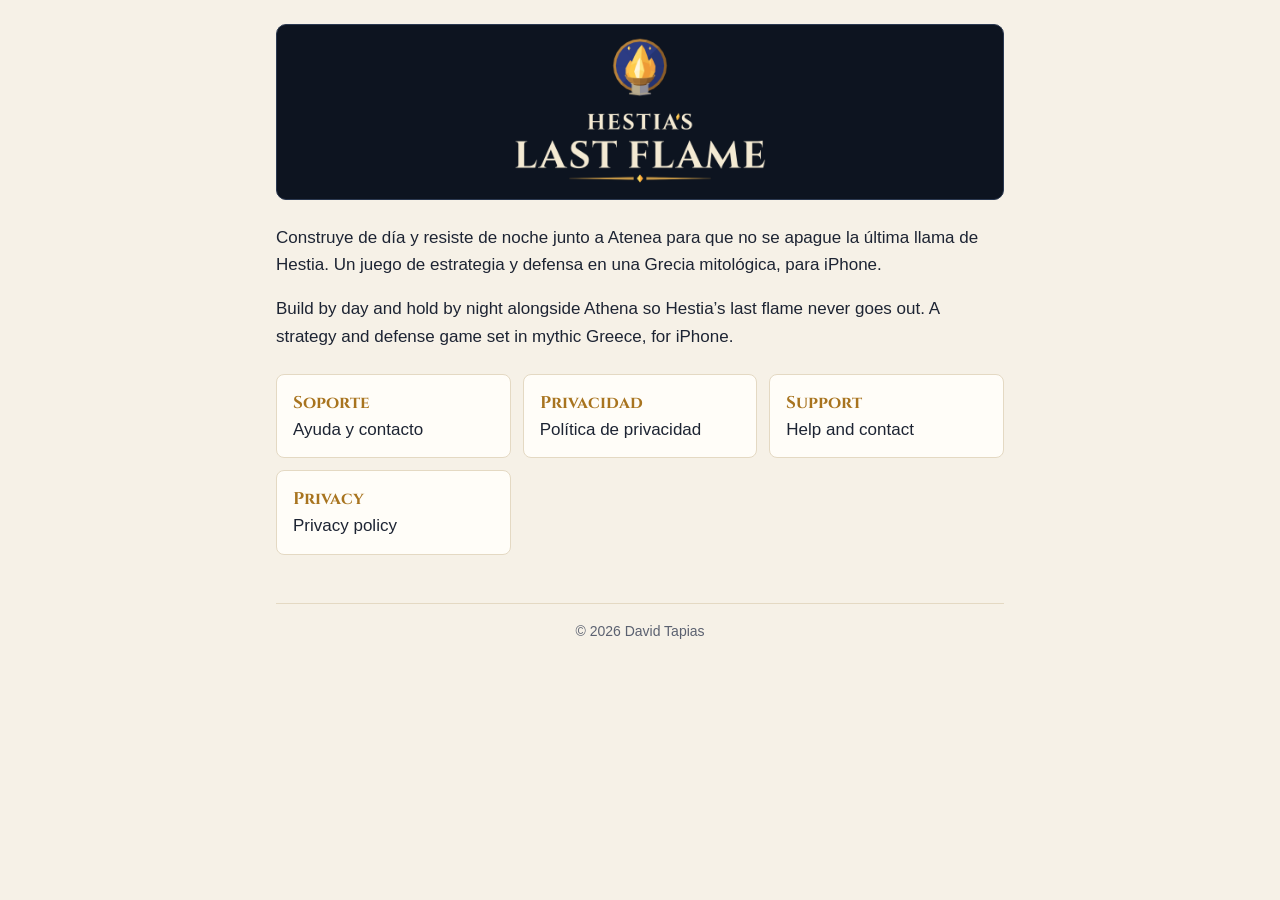
<file: index.html>
<!doctype html>
<html lang="es">
<head>
<meta charset="utf-8">
<meta name="viewport" content="width=device-width,initial-scale=1">
<title>Hestia’s Last Flame</title>
<meta name="description" content="Defiende la última llama de Hestia. Construye de día, resiste de noche. · Guard Hestia’s last flame. Build by day, hold by night.">
<link rel="stylesheet" href="style.css">
</head>
<body>
<main>
<header><img src="logotype.png" alt="Hestia’s Last Flame"></header>
<p>Construye de día y resiste de noche junto a Atenea para que no se apague la última llama de Hestia. Un juego de
estrategia y defensa en una Grecia mitológica, para iPhone.</p>
<p lang="en">Build by day and hold by night alongside Athena so Hestia’s last flame never goes out. A strategy and defense
game set in mythic Greece, for iPhone.</p>
<div class="links">
<a href="soporte.html"><strong>Soporte</strong>Ayuda y contacto</a>
<a href="privacidad.html"><strong>Privacidad</strong>Política de privacidad</a>
<a href="support.html" lang="en"><strong>Support</strong>Help and contact</a>
<a href="privacy.html" lang="en"><strong>Privacy</strong>Privacy policy</a>
</div>
<footer>© 2026 David Tapias</footer>
</main>
</body>
</html>
</file>
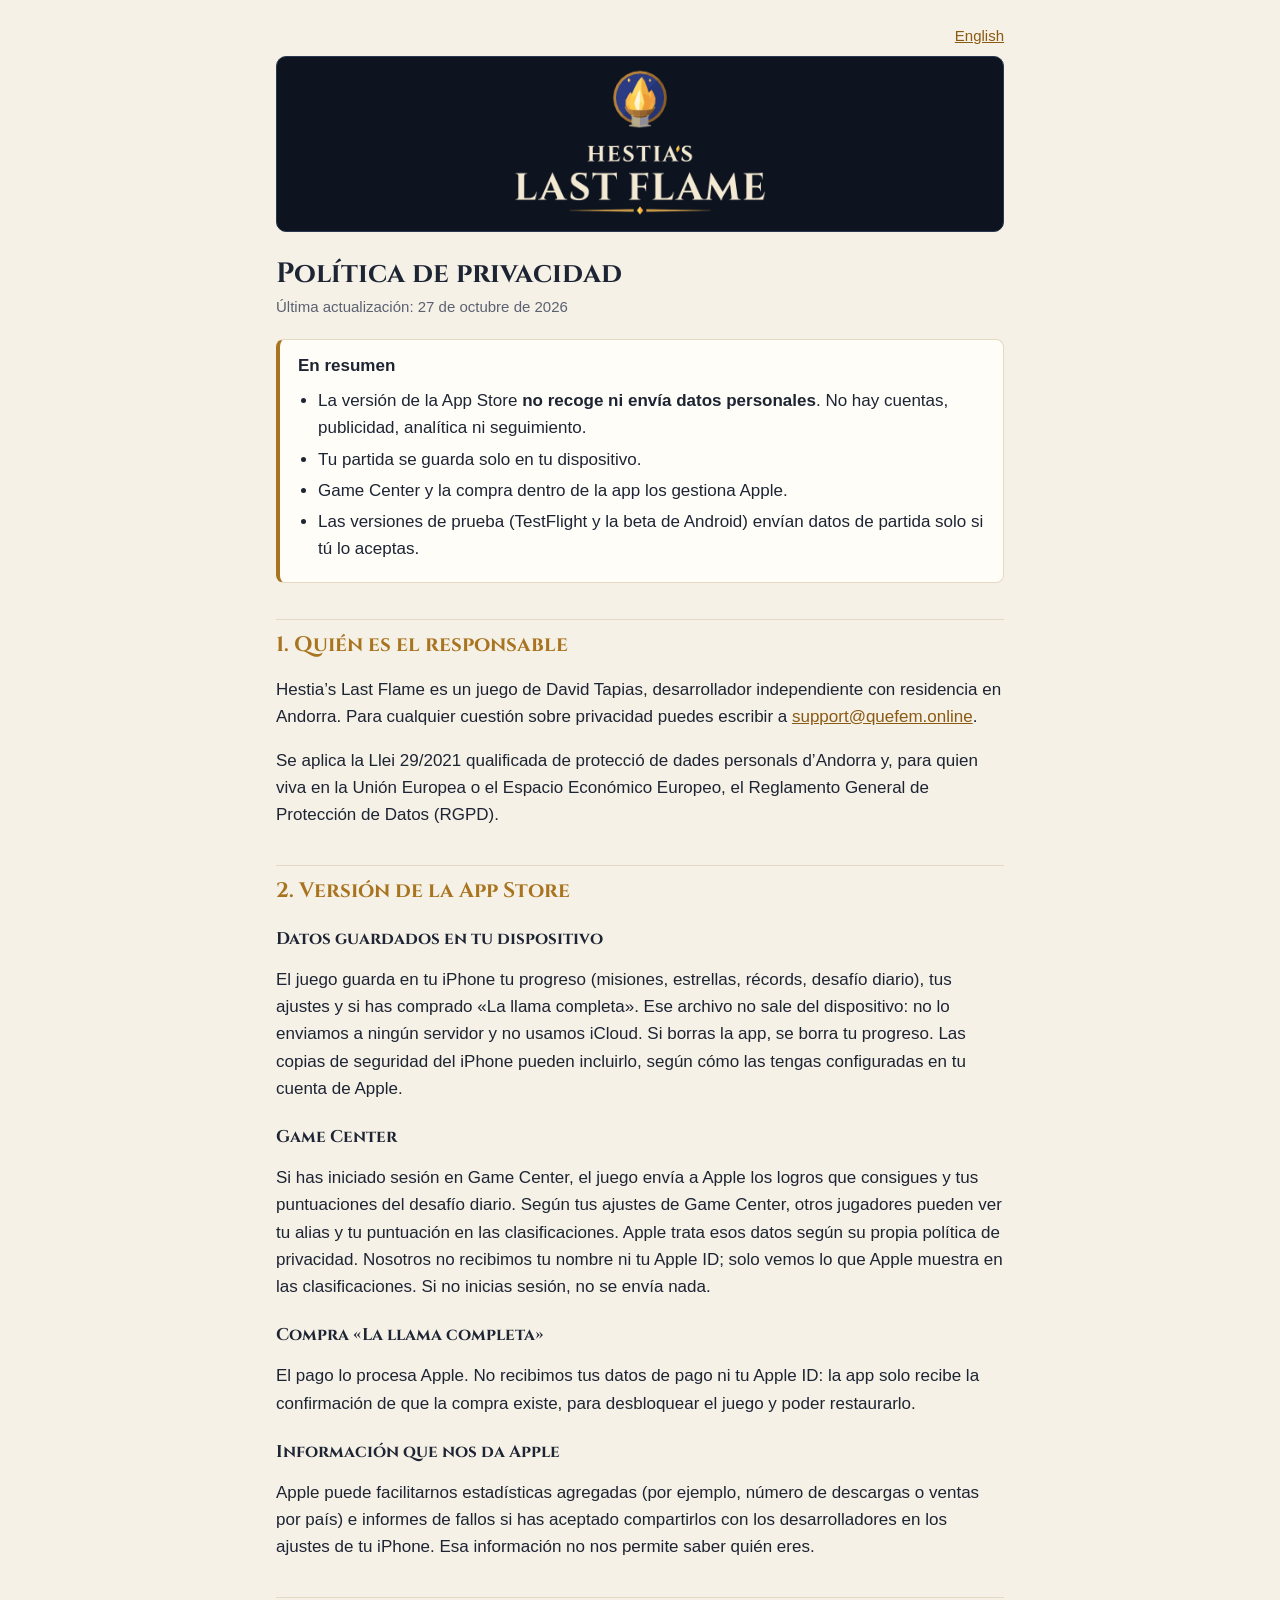
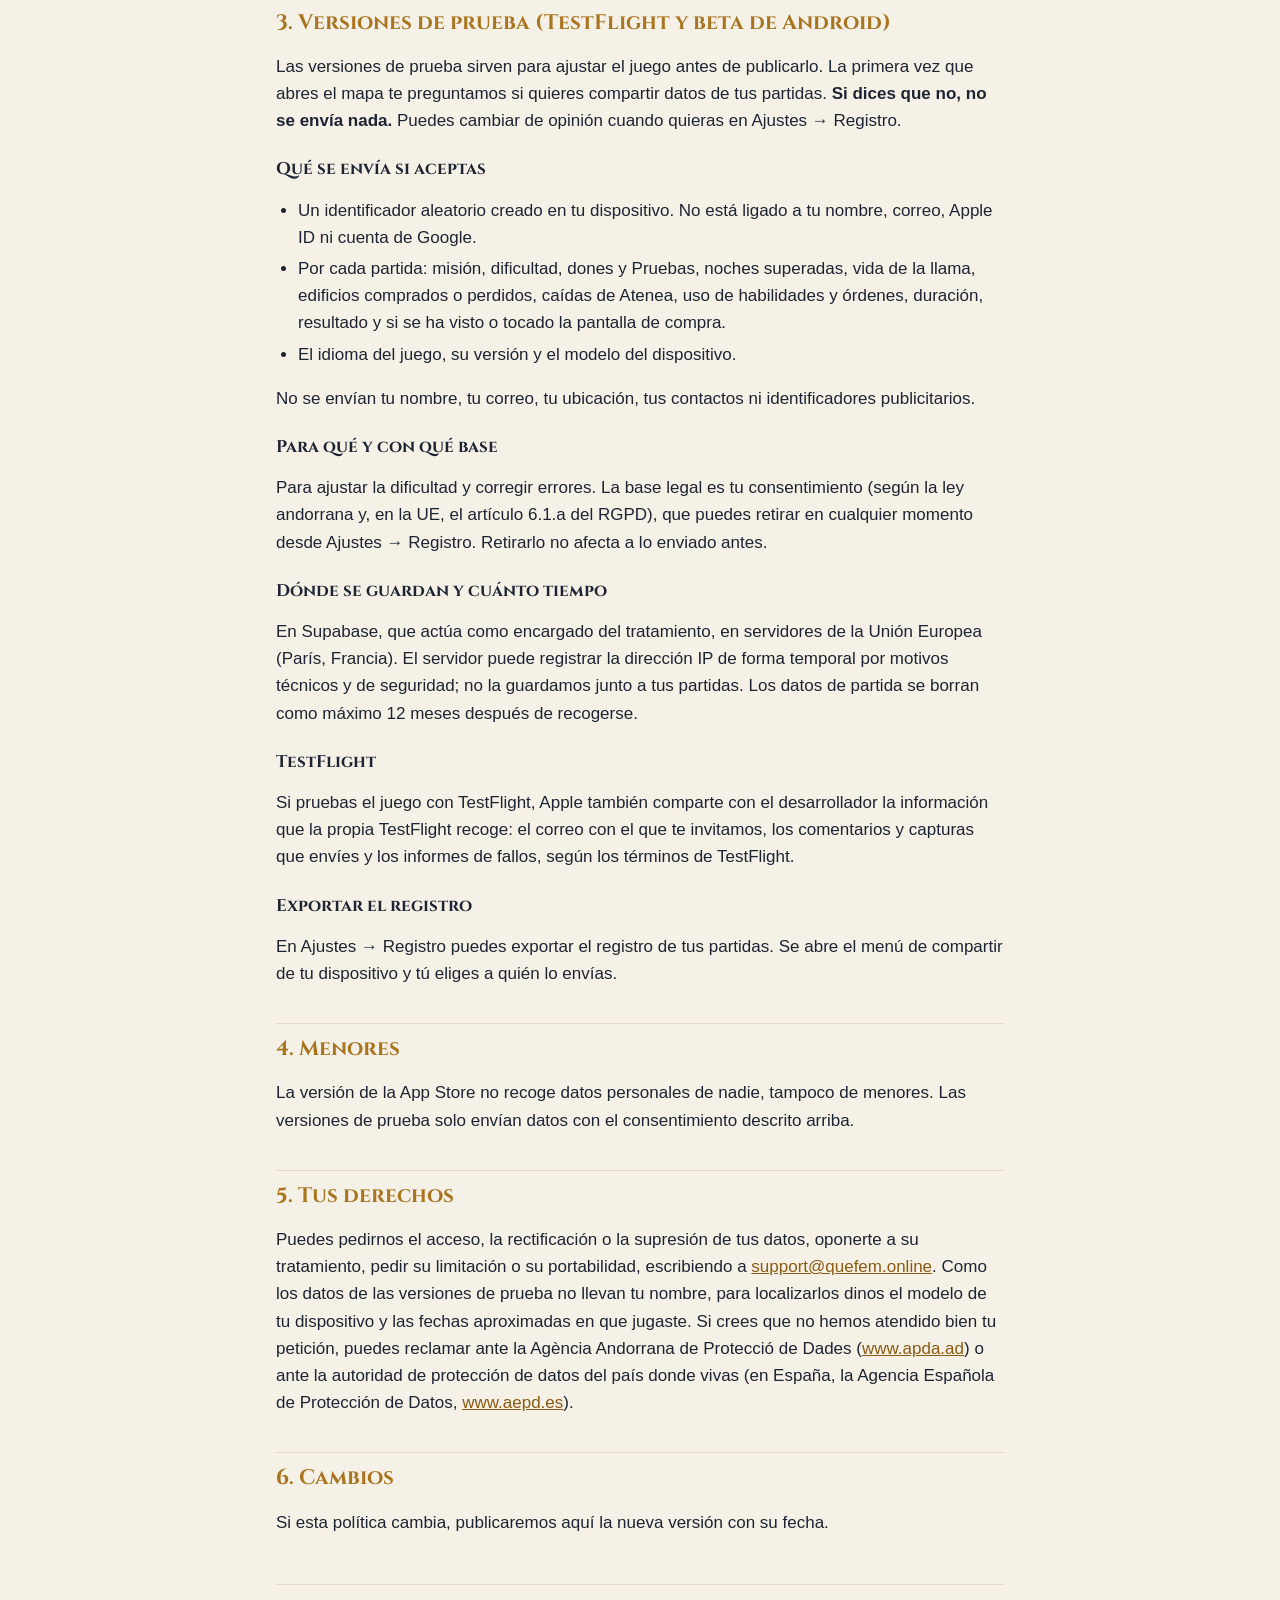
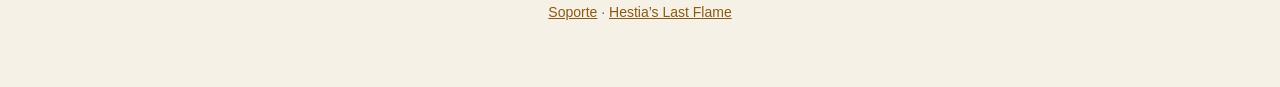
<file: privacidad.html>
<!doctype html>
<html lang="es">
<head>
<meta charset="utf-8">
<meta name="viewport" content="width=device-width,initial-scale=1">
<title>Privacidad · Hestia’s Last Flame</title>
<meta name="description" content="Política de privacidad de Hestia’s Last Flame.">
<link rel="stylesheet" href="style.css">
</head>
<body>
<main>
<nav class="lang"><a href="privacy.html" hreflang="en">English</a></nav>
<header><a href="index.html"><img src="logotype.png" alt="Hestia’s Last Flame"></a></header>

<h1>Política de privacidad</h1>
<p class="updated">Última actualización: 27 de octubre de 2026</p>

<div class="summary">
<strong>En resumen</strong>
<ul>
<li>La versión de la App Store <strong>no recoge ni envía datos personales</strong>. No hay cuentas, publicidad, analítica ni seguimiento.</li>
<li>Tu partida se guarda solo en tu dispositivo.</li>
<li>Game Center y la compra dentro de la app los gestiona Apple.</li>
<li>Las versiones de prueba (TestFlight y la beta de Android) envían datos de partida solo si tú lo aceptas.</li>
</ul>
</div>

<h2>1. Quién es el responsable</h2>
<p>Hestia’s Last Flame es un juego de David Tapias, desarrollador independiente con residencia en Andorra. Para cualquier
cuestión sobre privacidad puedes escribir a <a href="mailto:support@quefem.online">support@quefem.online</a>.</p>
<p>Se aplica la Llei 29/2021 qualificada de protecció de dades personals d’Andorra y, para quien viva en la Unión
Europea o el Espacio Económico Europeo, el Reglamento General de Protección de Datos (RGPD).</p>

<h2>2. Versión de la App Store</h2>
<h3>Datos guardados en tu dispositivo</h3>
<p>El juego guarda en tu iPhone tu progreso (misiones, estrellas, récords, desafío diario), tus ajustes y si has comprado
«La llama completa». Ese archivo no sale del dispositivo: no lo enviamos a ningún servidor y no usamos iCloud. Si borras
la app, se borra tu progreso. Las copias de seguridad del iPhone pueden incluirlo, según cómo las tengas configuradas en
tu cuenta de Apple.</p>

<h3>Game Center</h3>
<p>Si has iniciado sesión en Game Center, el juego envía a Apple los logros que consigues y tus puntuaciones del desafío
diario. Según tus ajustes de Game Center, otros jugadores pueden ver tu alias y tu puntuación en las clasificaciones.
Apple trata esos datos según su propia política de privacidad. Nosotros no recibimos tu nombre ni tu Apple ID; solo
vemos lo que Apple muestra en las clasificaciones. Si no inicias sesión, no se envía nada.</p>

<h3>Compra «La llama completa»</h3>
<p>El pago lo procesa Apple. No recibimos tus datos de pago ni tu Apple ID: la app solo recibe la confirmación de que la
compra existe, para desbloquear el juego y poder restaurarlo.</p>

<h3>Información que nos da Apple</h3>
<p>Apple puede facilitarnos estadísticas agregadas (por ejemplo, número de descargas o ventas por país) e informes de
fallos si has aceptado compartirlos con los desarrolladores en los ajustes de tu iPhone. Esa información no nos permite
saber quién eres.</p>

<h2>3. Versiones de prueba (TestFlight y beta de Android)</h2>
<p>Las versiones de prueba sirven para ajustar el juego antes de publicarlo. La primera vez que abres el mapa te preguntamos
si quieres compartir datos de tus partidas. <strong>Si dices que no, no se envía nada.</strong> Puedes cambiar de opinión
cuando quieras en Ajustes → Registro.</p>
<h3>Qué se envía si aceptas</h3>
<ul>
<li>Un identificador aleatorio creado en tu dispositivo. No está ligado a tu nombre, correo, Apple ID ni cuenta de Google.</li>
<li>Por cada partida: misión, dificultad, dones y Pruebas, noches superadas, vida de la llama, edificios comprados o
perdidos, caídas de Atenea, uso de habilidades y órdenes, duración, resultado y si se ha visto o tocado la pantalla de
compra.</li>
<li>El idioma del juego, su versión y el modelo del dispositivo.</li>
</ul>
<p>No se envían tu nombre, tu correo, tu ubicación, tus contactos ni identificadores publicitarios.</p>
<h3>Para qué y con qué base</h3>
<p>Para ajustar la dificultad y corregir errores. La base legal es tu consentimiento (según la ley andorrana y, en la UE, el artículo 6.1.a del RGPD), que puedes
retirar en cualquier momento desde Ajustes → Registro. Retirarlo no afecta a lo enviado antes.</p>
<h3>Dónde se guardan y cuánto tiempo</h3>
<p>En Supabase, que actúa como encargado del tratamiento, en servidores de la Unión Europea (París, Francia). El servidor
puede registrar la dirección IP de forma temporal por motivos técnicos y de seguridad; no la guardamos junto a tus
partidas. Los datos de partida se borran como máximo 12 meses después de recogerse.</p>
<h3>TestFlight</h3>
<p>Si pruebas el juego con TestFlight, Apple también comparte con el desarrollador la información que la propia TestFlight
recoge: el correo con el que te invitamos, los comentarios y capturas que envíes y los informes de fallos, según los términos
de TestFlight.</p>
<h3>Exportar el registro</h3>
<p>En Ajustes → Registro puedes exportar el registro de tus partidas. Se abre el menú de compartir de tu dispositivo y tú
eliges a quién lo envías.</p>

<h2>4. Menores</h2>
<p>La versión de la App Store no recoge datos personales de nadie, tampoco de menores. Las versiones de prueba solo envían
datos con el consentimiento descrito arriba.</p>

<h2>5. Tus derechos</h2>
<p>Puedes pedirnos el acceso, la rectificación o la supresión de tus datos, oponerte a su tratamiento, pedir su limitación
o su portabilidad, escribiendo a <a href="mailto:support@quefem.online">support@quefem.online</a>. Como los datos de las
versiones de prueba no llevan tu nombre, para localizarlos dinos el modelo de tu dispositivo y las fechas aproximadas en
que jugaste. Si crees que no hemos atendido bien tu petición, puedes reclamar ante la Agència Andorrana de Protecció de
Dades (<a href="https://www.apda.ad">www.apda.ad</a>) o ante la autoridad de protección de datos del país donde vivas (en España,
la Agencia Española de Protección de Datos, <a href="https://www.aepd.es">www.aepd.es</a>).</p>

<h2>6. Cambios</h2>
<p>Si esta política cambia, publicaremos aquí la nueva versión con su fecha.</p>

<footer><a href="soporte.html">Soporte</a> · <a href="index.html">Hestia’s Last Flame</a></footer>
</main>
</body>
</html>
</file>
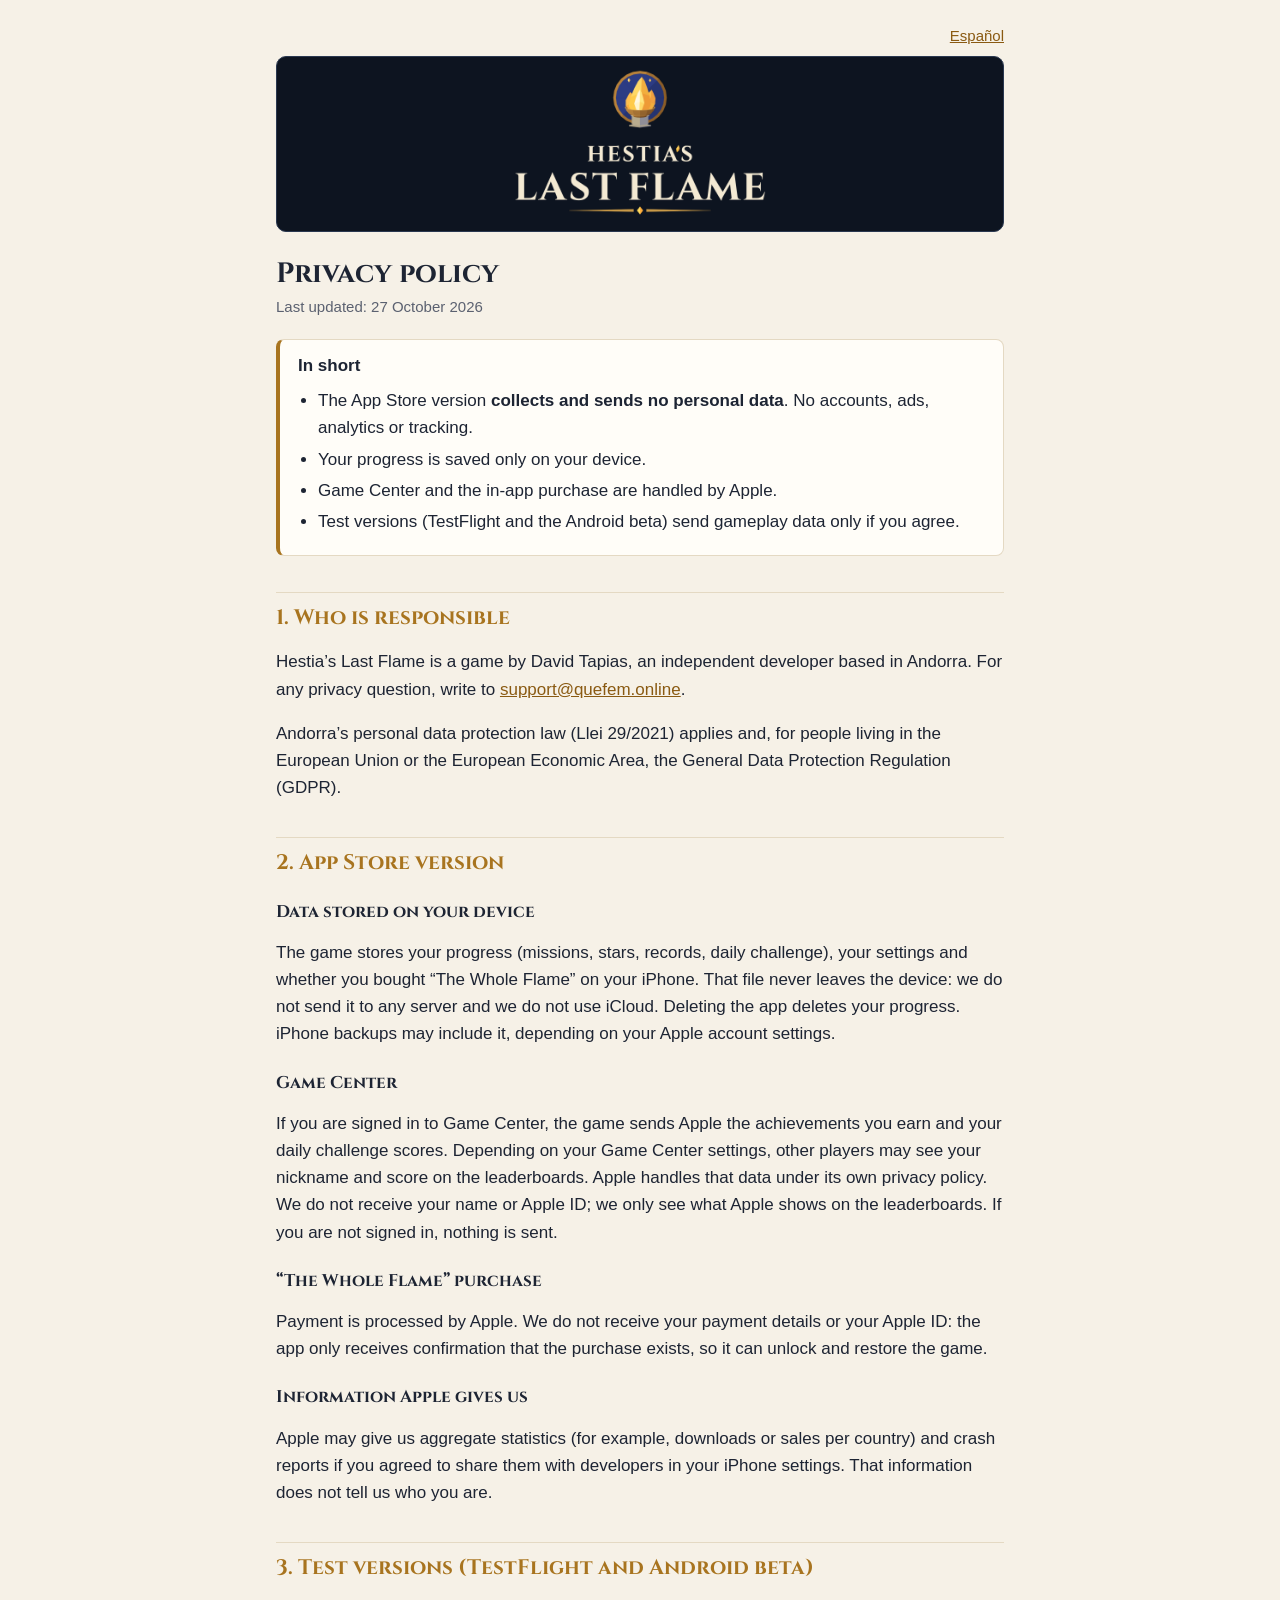
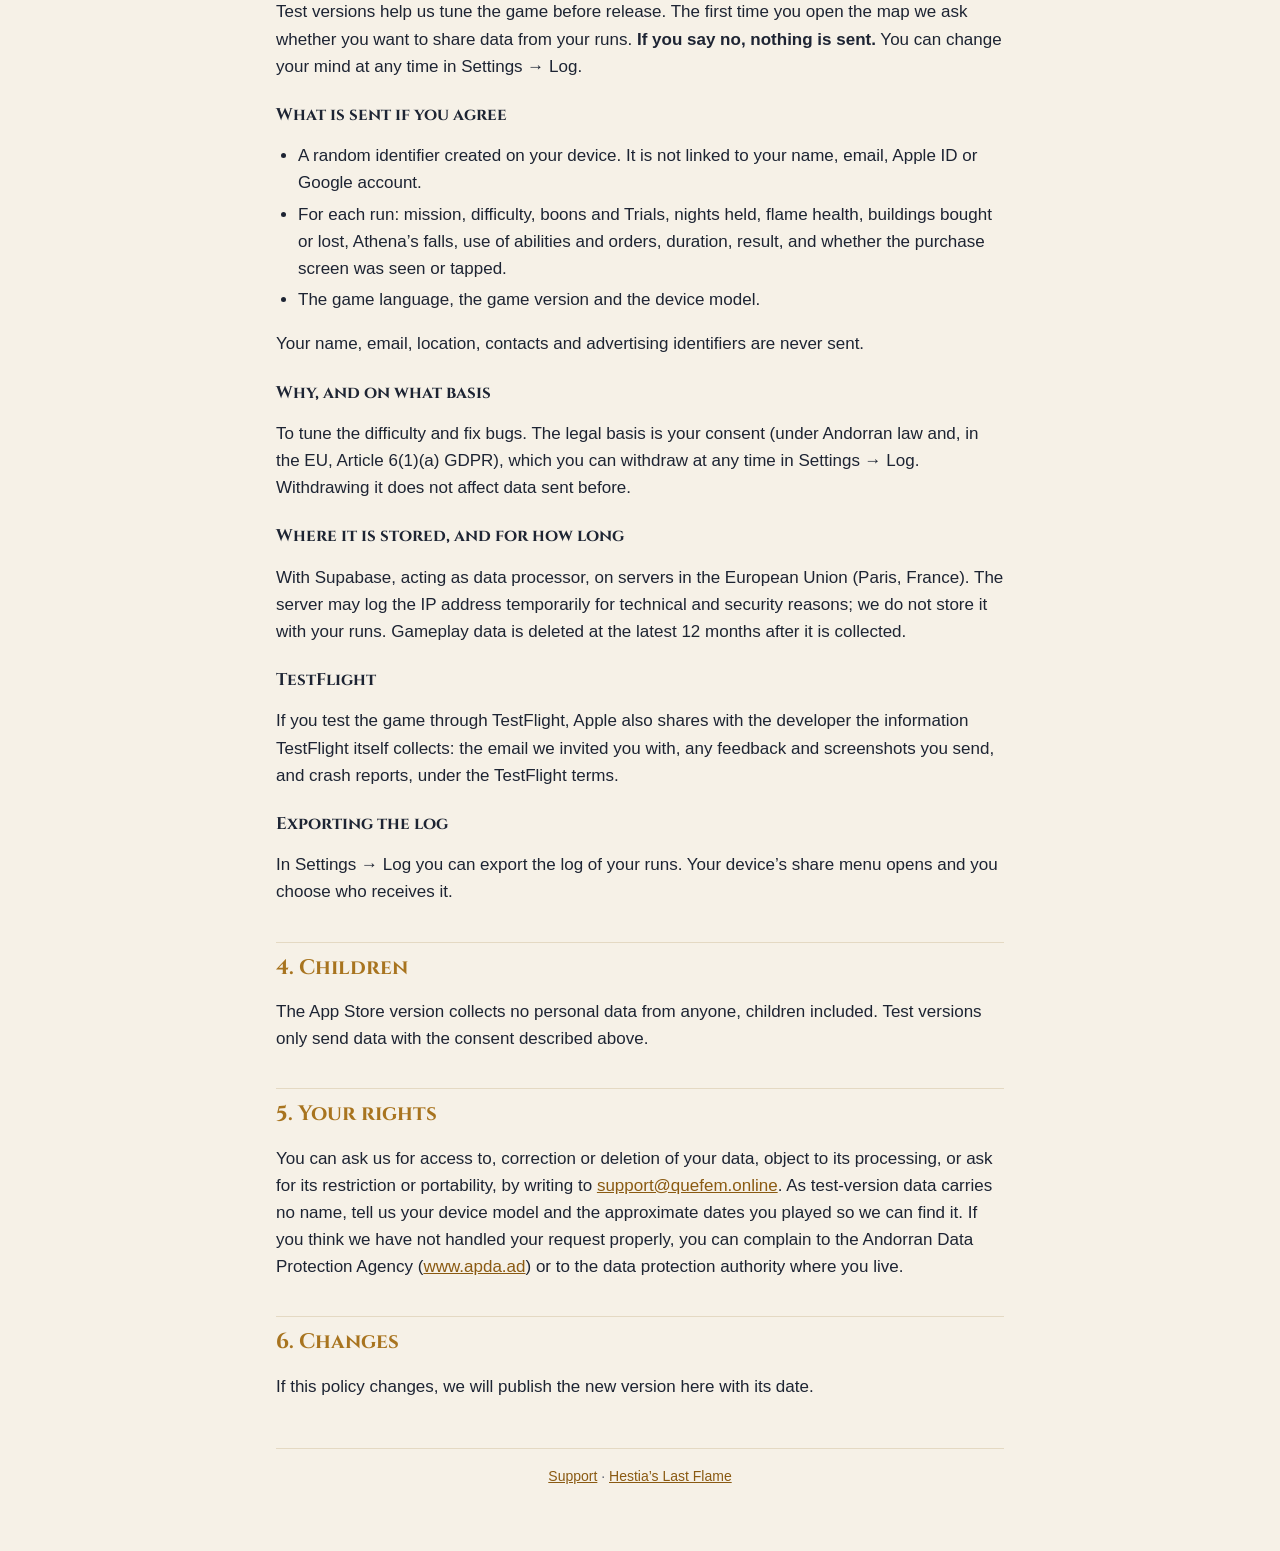
<file: privacy.html>
<!doctype html>
<html lang="en">
<head>
<meta charset="utf-8">
<meta name="viewport" content="width=device-width,initial-scale=1">
<title>Privacy · Hestia’s Last Flame</title>
<meta name="description" content="Privacy policy of Hestia’s Last Flame.">
<link rel="stylesheet" href="style.css">
</head>
<body>
<main>
<nav class="lang"><a href="privacidad.html" hreflang="es">Español</a></nav>
<header><a href="index.html"><img src="logotype.png" alt="Hestia’s Last Flame"></a></header>

<h1>Privacy policy</h1>
<p class="updated">Last updated: 27 October 2026</p>

<div class="summary">
<strong>In short</strong>
<ul>
<li>The App Store version <strong>collects and sends no personal data</strong>. No accounts, ads, analytics or tracking.</li>
<li>Your progress is saved only on your device.</li>
<li>Game Center and the in-app purchase are handled by Apple.</li>
<li>Test versions (TestFlight and the Android beta) send gameplay data only if you agree.</li>
</ul>
</div>

<h2>1. Who is responsible</h2>
<p>Hestia’s Last Flame is a game by David Tapias, an independent developer based in Andorra. For any privacy question,
write to <a href="mailto:support@quefem.online">support@quefem.online</a>.</p>
<p>Andorra’s personal data protection law (Llei 29/2021) applies and, for people living in the European Union or the
European Economic Area, the General Data Protection Regulation (GDPR).</p>

<h2>2. App Store version</h2>
<h3>Data stored on your device</h3>
<p>The game stores your progress (missions, stars, records, daily challenge), your settings and whether you bought
“The Whole Flame” on your iPhone. That file never leaves the device: we do not send it to any server and we do not use
iCloud. Deleting the app deletes your progress. iPhone backups may include it, depending on your Apple account settings.</p>

<h3>Game Center</h3>
<p>If you are signed in to Game Center, the game sends Apple the achievements you earn and your daily challenge scores.
Depending on your Game Center settings, other players may see your nickname and score on the leaderboards. Apple handles
that data under its own privacy policy. We do not receive your name or Apple ID; we only see what Apple shows on the
leaderboards. If you are not signed in, nothing is sent.</p>

<h3>“The Whole Flame” purchase</h3>
<p>Payment is processed by Apple. We do not receive your payment details or your Apple ID: the app only receives
confirmation that the purchase exists, so it can unlock and restore the game.</p>

<h3>Information Apple gives us</h3>
<p>Apple may give us aggregate statistics (for example, downloads or sales per country) and crash reports if you agreed
to share them with developers in your iPhone settings. That information does not tell us who you are.</p>

<h2>3. Test versions (TestFlight and Android beta)</h2>
<p>Test versions help us tune the game before release. The first time you open the map we ask whether you want to share
data from your runs. <strong>If you say no, nothing is sent.</strong> You can change your mind at any time in
Settings → Log.</p>
<h3>What is sent if you agree</h3>
<ul>
<li>A random identifier created on your device. It is not linked to your name, email, Apple ID or Google account.</li>
<li>For each run: mission, difficulty, boons and Trials, nights held, flame health, buildings bought or lost, Athena’s
falls, use of abilities and orders, duration, result, and whether the purchase screen was seen or tapped.</li>
<li>The game language, the game version and the device model.</li>
</ul>
<p>Your name, email, location, contacts and advertising identifiers are never sent.</p>
<h3>Why, and on what basis</h3>
<p>To tune the difficulty and fix bugs. The legal basis is your consent (under Andorran law and, in the EU, Article 6(1)(a) GDPR), which you can withdraw at
any time in Settings → Log. Withdrawing it does not affect data sent before.</p>
<h3>Where it is stored, and for how long</h3>
<p>With Supabase, acting as data processor, on servers in the European Union (Paris, France). The server may log the IP
address temporarily for technical and security reasons; we do not store it with your runs. Gameplay data is deleted at the
latest 12 months after it is collected.</p>
<h3>TestFlight</h3>
<p>If you test the game through TestFlight, Apple also shares with the developer the information TestFlight itself
collects: the email we invited you with, any feedback and screenshots you send, and crash reports, under the TestFlight
terms.</p>
<h3>Exporting the log</h3>
<p>In Settings → Log you can export the log of your runs. Your device’s share menu opens and you choose who receives it.</p>

<h2>4. Children</h2>
<p>The App Store version collects no personal data from anyone, children included. Test versions only send data with the
consent described above.</p>

<h2>5. Your rights</h2>
<p>You can ask us for access to, correction or deletion of your data, object to its processing, or ask for its restriction
or portability, by writing to <a href="mailto:support@quefem.online">support@quefem.online</a>. As test-version data carries no
name, tell us your device model and the approximate dates you played so we can find it. If you think we have not handled
your request properly, you can complain to the Andorran Data Protection Agency
(<a href="https://www.apda.ad">www.apda.ad</a>) or to the data protection authority where you live.</p>

<h2>6. Changes</h2>
<p>If this policy changes, we will publish the new version here with its date.</p>

<footer><a href="support.html">Support</a> · <a href="index.html">Hestia’s Last Flame</a></footer>
</main>
</body>
</html>
</file>
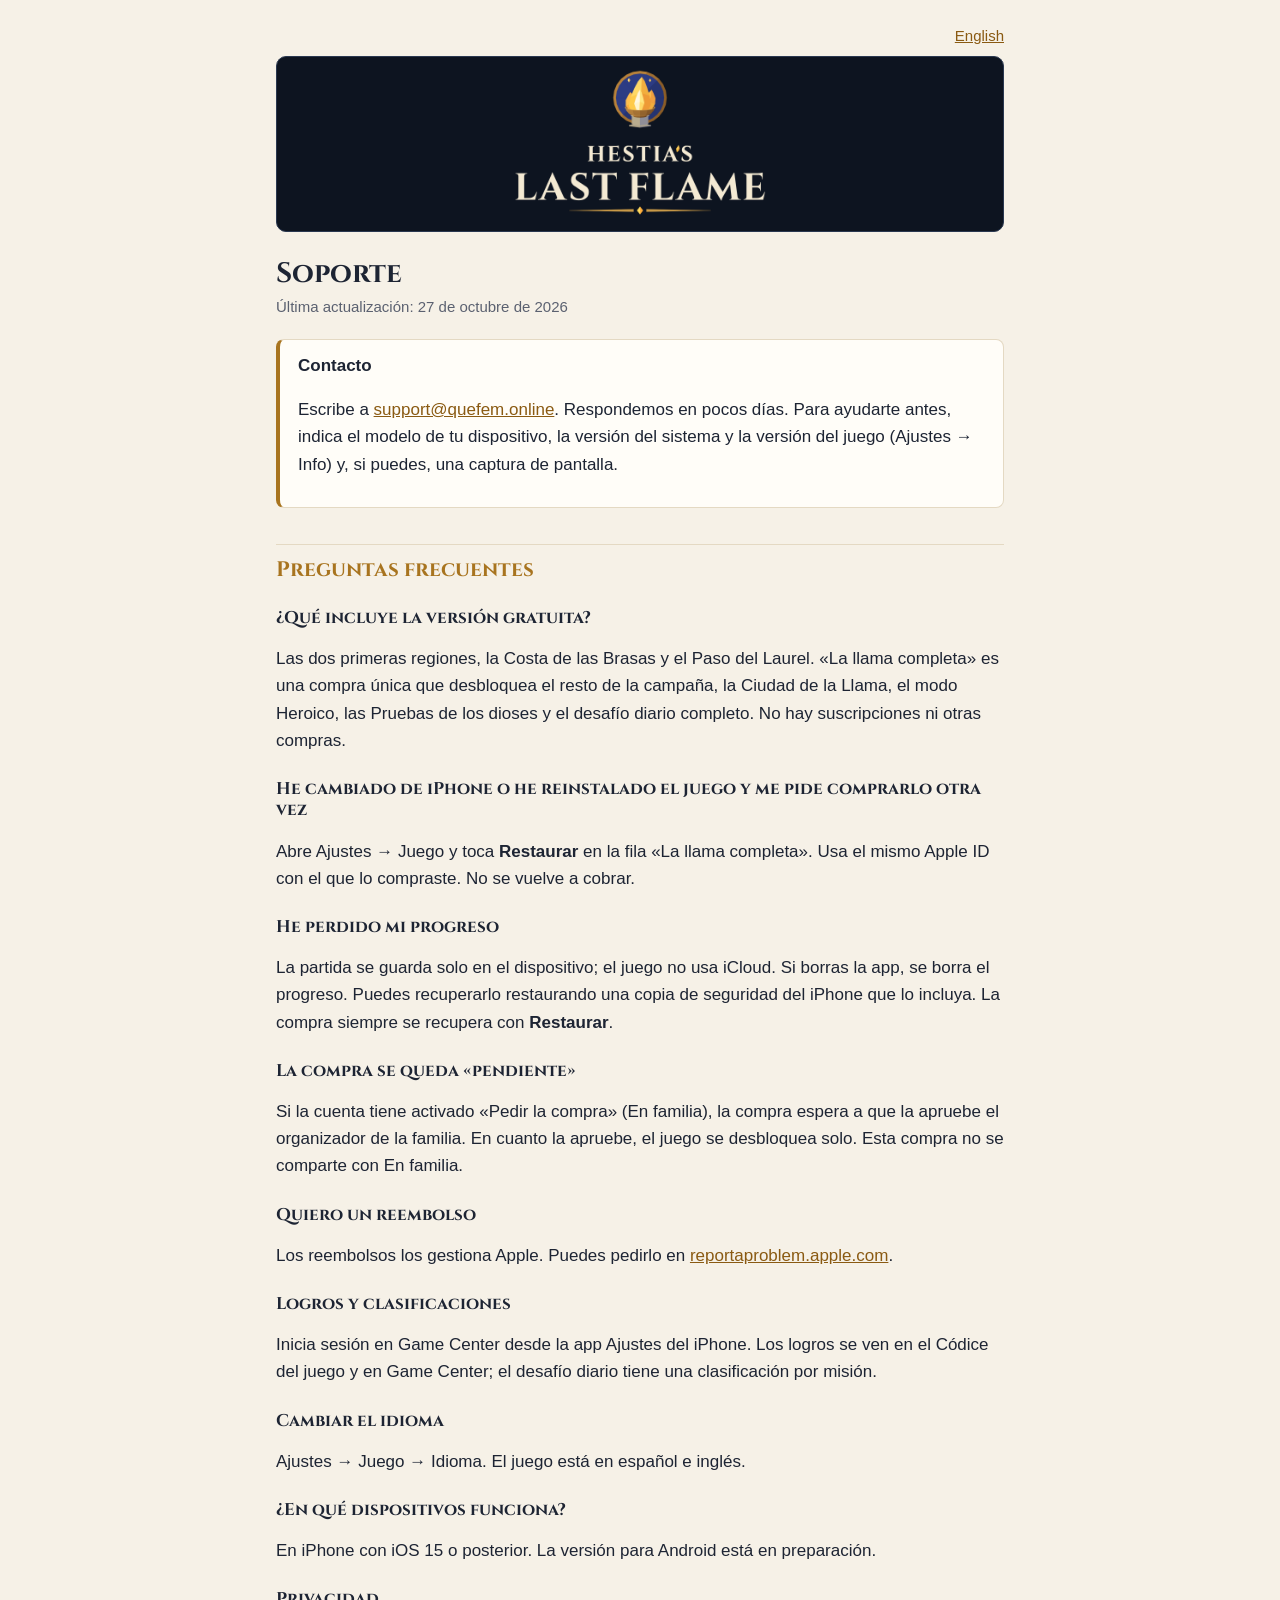
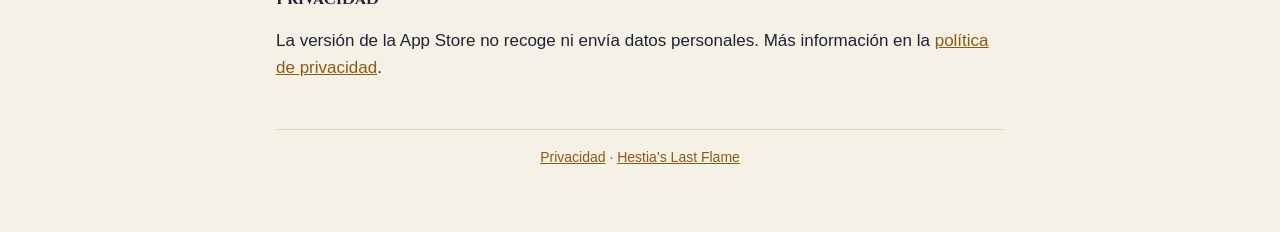
<file: soporte.html>
<!doctype html>
<html lang="es">
<head>
<meta charset="utf-8">
<meta name="viewport" content="width=device-width,initial-scale=1">
<title>Soporte · Hestia’s Last Flame</title>
<meta name="description" content="Ayuda y contacto de Hestia’s Last Flame.">
<link rel="stylesheet" href="style.css">
</head>
<body>
<main>
<nav class="lang"><a href="support.html" hreflang="en">English</a></nav>
<header><a href="index.html"><img src="logotype.png" alt="Hestia’s Last Flame"></a></header>

<h1>Soporte</h1>
<p class="updated">Última actualización: 27 de octubre de 2026</p>

<div class="summary">
<strong>Contacto</strong>
<p>Escribe a <a href="mailto:support@quefem.online">support@quefem.online</a>. Respondemos en pocos días. Para ayudarte
antes, indica el modelo de tu dispositivo, la versión del sistema y la versión del juego (Ajustes → Info) y, si puedes,
una captura de pantalla.</p>
</div>

<h2>Preguntas frecuentes</h2>

<h3>¿Qué incluye la versión gratuita?</h3>
<p>Las dos primeras regiones, la Costa de las Brasas y el Paso del Laurel. «La llama completa» es una compra única que
desbloquea el resto de la campaña, la Ciudad de la Llama, el modo Heroico, las Pruebas de los dioses y el desafío diario
completo. No hay suscripciones ni otras compras.</p>

<h3>He cambiado de iPhone o he reinstalado el juego y me pide comprarlo otra vez</h3>
<p>Abre Ajustes → Juego y toca <strong>Restaurar</strong> en la fila «La llama completa». Usa el mismo Apple ID con el
que lo compraste. No se vuelve a cobrar.</p>

<h3>He perdido mi progreso</h3>
<p>La partida se guarda solo en el dispositivo; el juego no usa iCloud. Si borras la app, se borra el progreso. Puedes
recuperarlo restaurando una copia de seguridad del iPhone que lo incluya. La compra siempre se recupera con
<strong>Restaurar</strong>.</p>

<h3>La compra se queda «pendiente»</h3>
<p>Si la cuenta tiene activado «Pedir la compra» (En familia), la compra espera a que la apruebe el organizador de la
familia. En cuanto la apruebe, el juego se desbloquea solo. Esta compra no se comparte con En familia.</p>

<h3>Quiero un reembolso</h3>
<p>Los reembolsos los gestiona Apple. Puedes pedirlo en <a href="https://reportaproblem.apple.com">reportaproblem.apple.com</a>.</p>

<h3>Logros y clasificaciones</h3>
<p>Inicia sesión en Game Center desde la app Ajustes del iPhone. Los logros se ven en el Códice del juego y en Game Center;
el desafío diario tiene una clasificación por misión.</p>

<h3>Cambiar el idioma</h3>
<p>Ajustes → Juego → Idioma. El juego está en español e inglés.</p>

<h3>¿En qué dispositivos funciona?</h3>
<p>En iPhone con iOS 15 o posterior. La versión para Android está en preparación.</p>

<h3>Privacidad</h3>
<p>La versión de la App Store no recoge ni envía datos personales. Más información en la
<a href="privacidad.html">política de privacidad</a>.</p>

<footer><a href="privacidad.html">Privacidad</a> · <a href="index.html">Hestia’s Last Flame</a></footer>
</main>
</body>
</html>
</file>
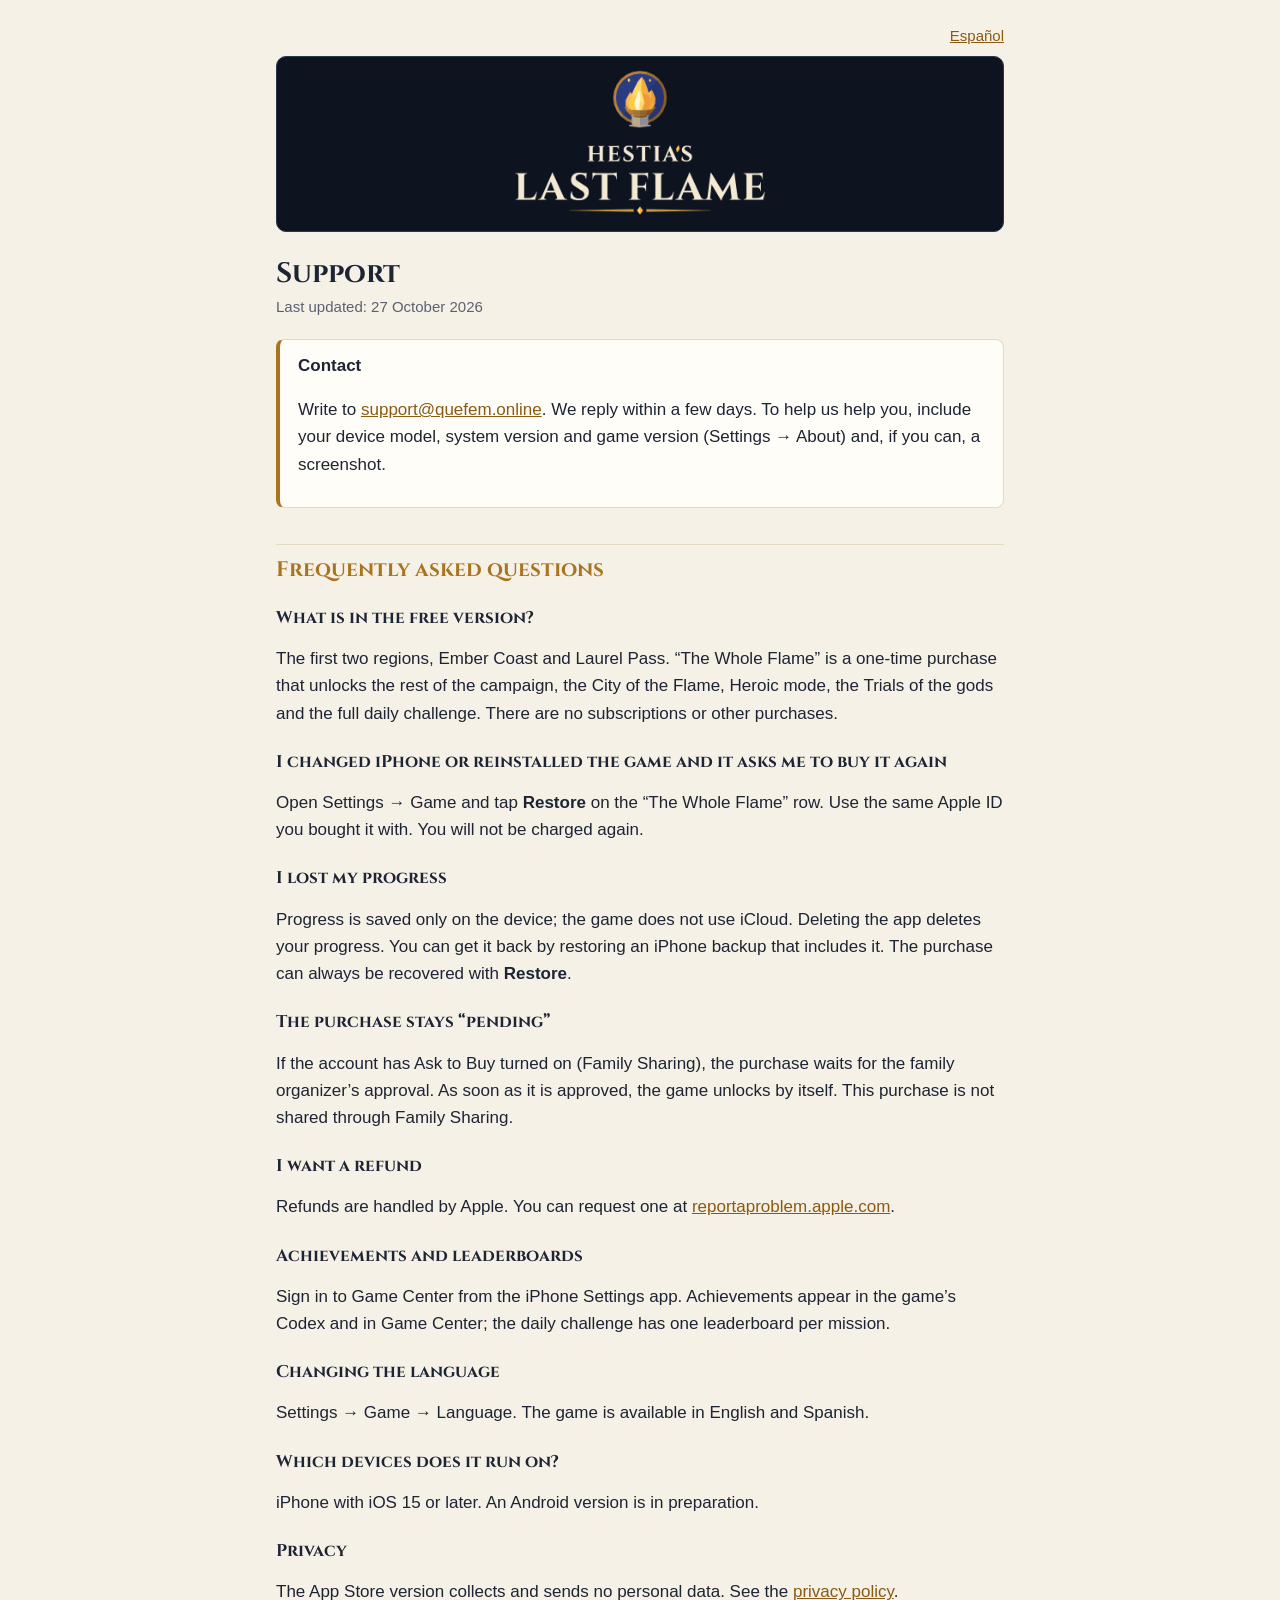
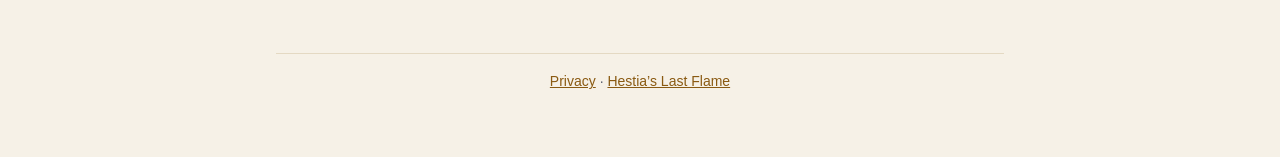
<file: support.html>
<!doctype html>
<html lang="en">
<head>
<meta charset="utf-8">
<meta name="viewport" content="width=device-width,initial-scale=1">
<title>Support · Hestia’s Last Flame</title>
<meta name="description" content="Help and contact for Hestia’s Last Flame.">
<link rel="stylesheet" href="style.css">
</head>
<body>
<main>
<nav class="lang"><a href="soporte.html" hreflang="es">Español</a></nav>
<header><a href="index.html"><img src="logotype.png" alt="Hestia’s Last Flame"></a></header>

<h1>Support</h1>
<p class="updated">Last updated: 27 October 2026</p>

<div class="summary">
<strong>Contact</strong>
<p>Write to <a href="mailto:support@quefem.online">support@quefem.online</a>. We reply within a few days. To help us help you,
include your device model, system version and game version (Settings → About) and, if you can, a screenshot.</p>
</div>

<h2>Frequently asked questions</h2>

<h3>What is in the free version?</h3>
<p>The first two regions, Ember Coast and Laurel Pass. “The Whole Flame” is a one-time purchase that unlocks the rest of
the campaign, the City of the Flame, Heroic mode, the Trials of the gods and the full daily challenge. There are no
subscriptions or other purchases.</p>

<h3>I changed iPhone or reinstalled the game and it asks me to buy it again</h3>
<p>Open Settings → Game and tap <strong>Restore</strong> on the “The Whole Flame” row. Use the same Apple ID you bought it
with. You will not be charged again.</p>

<h3>I lost my progress</h3>
<p>Progress is saved only on the device; the game does not use iCloud. Deleting the app deletes your progress. You can get
it back by restoring an iPhone backup that includes it. The purchase can always be recovered with <strong>Restore</strong>.</p>

<h3>The purchase stays “pending”</h3>
<p>If the account has Ask to Buy turned on (Family Sharing), the purchase waits for the family organizer’s approval. As soon
as it is approved, the game unlocks by itself. This purchase is not shared through Family Sharing.</p>

<h3>I want a refund</h3>
<p>Refunds are handled by Apple. You can request one at <a href="https://reportaproblem.apple.com">reportaproblem.apple.com</a>.</p>

<h3>Achievements and leaderboards</h3>
<p>Sign in to Game Center from the iPhone Settings app. Achievements appear in the game’s Codex and in Game Center; the daily
challenge has one leaderboard per mission.</p>

<h3>Changing the language</h3>
<p>Settings → Game → Language. The game is available in English and Spanish.</p>

<h3>Which devices does it run on?</h3>
<p>iPhone with iOS 15 or later. An Android version is in preparation.</p>

<h3>Privacy</h3>
<p>The App Store version collects and sends no personal data. See the <a href="privacy.html">privacy policy</a>.</p>

<footer><a href="privacy.html">Privacy</a> · <a href="index.html">Hestia’s Last Flame</a></footer>
</main>
</body>
</html>
</file>
<file: style.css>
@font-face{font-family:"Cinzel";src:url("fonts/Cinzel-Regular.ttf") format("truetype");font-weight:400;font-display:swap}
@font-face{font-family:"Cinzel";src:url("fonts/Cinzel-Bold.ttf") format("truetype");font-weight:700;font-display:swap}
:root{--bg:#f6f1e7;--card:#fffdf8;--ink:#1d2433;--muted:#5b6170;--gold:#a8741f;--line:#e4d9c3;--link:#8a5a12}
@media (prefers-color-scheme:dark){:root{--bg:#0d1420;--card:#152031;--ink:#efe6d4;--muted:#a9b0bd;--gold:#e0aa48;--line:#2a3850;--link:#f0bd5e}}
*{box-sizing:border-box}
html{-webkit-text-size-adjust:100%}
body{margin:0;background:var(--bg);color:var(--ink);font:17px/1.6 -apple-system,BlinkMacSystemFont,"Segoe UI",Roboto,Helvetica,Arial,sans-serif}
main{max-width:760px;margin:0 auto;padding:24px 16px 64px}
header{text-align:center;padding:12px 16px;margin-bottom:24px;background:#0d1420;border:1px solid #2a3850;border-radius:10px}
header img{width:min(300px,80%);height:auto;display:block;margin:0 auto}
nav.lang{font-size:15px;text-align:right;margin-bottom:8px}
h1,h2,h3{font-family:"Cinzel",Georgia,serif;line-height:1.25;color:var(--ink)}
h1{font-size:28px;margin:0 0 4px}
h2{font-size:21px;margin:36px 0 8px;padding-top:12px;border-top:1px solid var(--line);color:var(--gold)}
h3{font-size:17px;margin:24px 0 4px}
.updated{color:var(--muted);font-size:15px;margin:0 0 20px}
.summary{background:var(--card);border:1px solid var(--line);border-left:4px solid var(--gold);border-radius:8px;padding:12px 18px;margin:20px 0}
.summary ul{margin:8px 0;padding-left:20px}
a{color:var(--link)}
ul{padding-left:22px}
li{margin:4px 0}
.links{display:grid;gap:12px;grid-template-columns:repeat(auto-fit,minmax(220px,1fr));margin:24px 0}
.links a{display:block;background:var(--card);border:1px solid var(--line);border-radius:8px;padding:14px 16px;text-decoration:none;color:var(--ink)}
.links a strong{font-family:"Cinzel",Georgia,serif;color:var(--gold);display:block}
footer{margin-top:48px;padding-top:16px;border-top:1px solid var(--line);color:var(--muted);font-size:14px;text-align:center}
</file>
